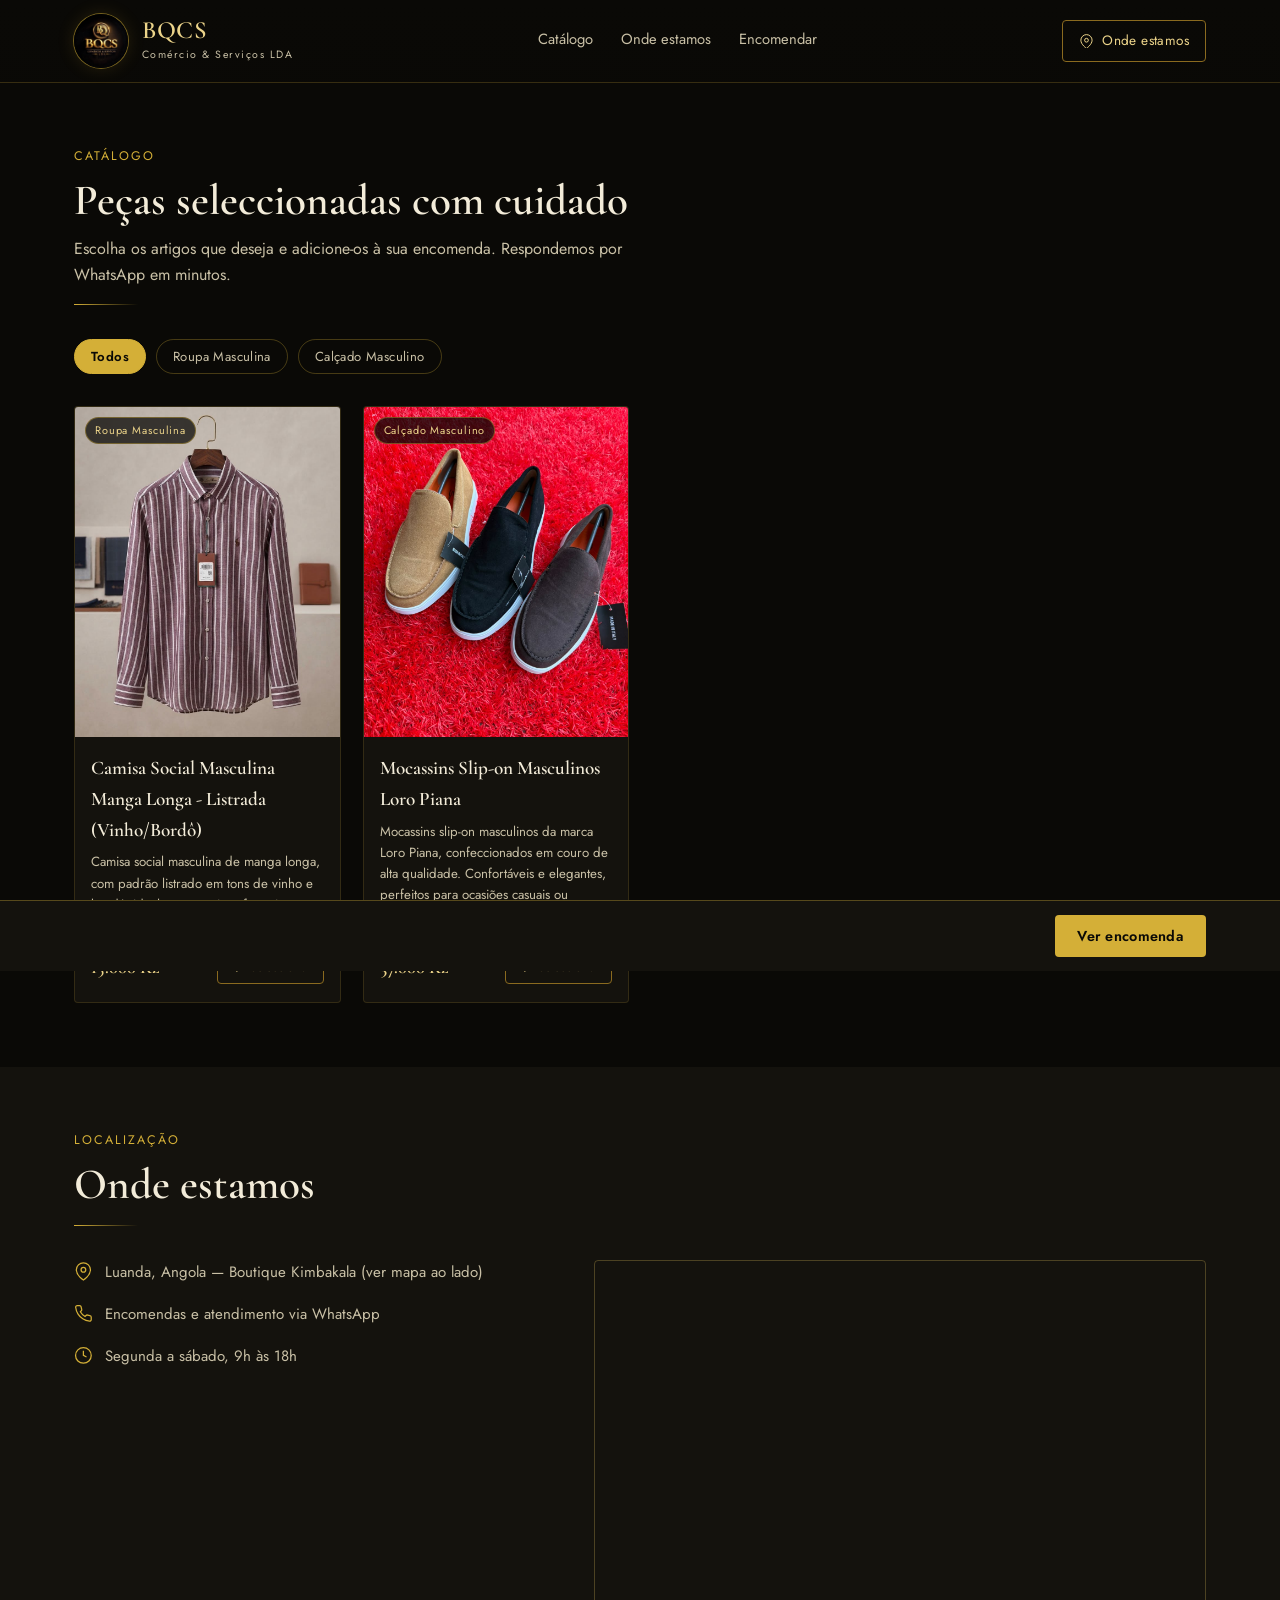
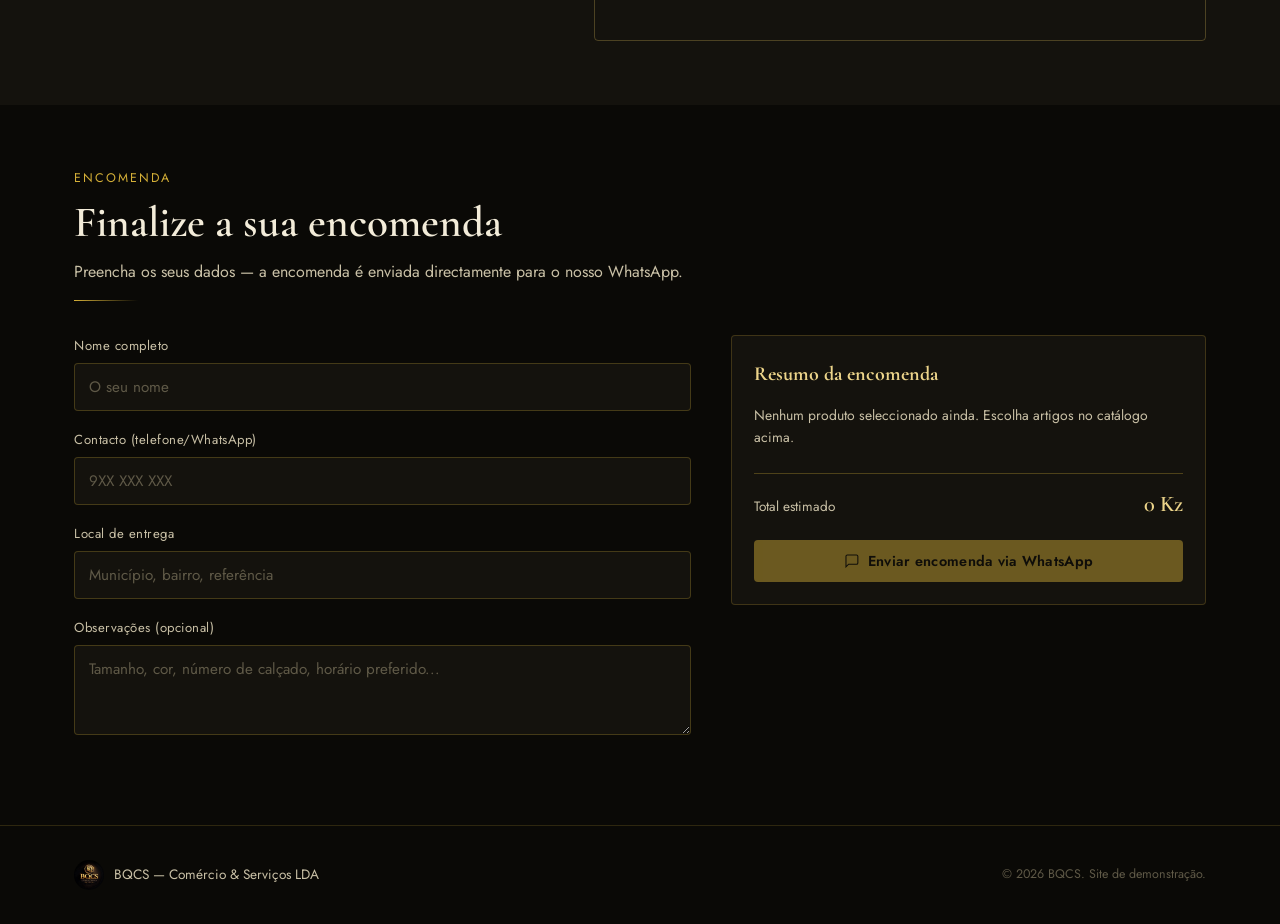
<file: index.html>
<!DOCTYPE html>
<html lang="pt-AO">
<head>
  <meta charset="UTF-8">
  <meta name="viewport" content="width=device-width, initial-scale=1.0">
  <title>BQCS – Comércio & Serviços | Roupa e Calçado em Luanda</title>
  <meta name="description" content="BQCS Comércio & Serviços — roupa e calçado em Luanda. Catálogo online e encomendas via WhatsApp.">

  <!-- Tipografia (Google Fonts) -->
  <link rel="preconnect" href="https://fonts.googleapis.com">
  <link rel="preconnect" href="https://fonts.gstatic.com" crossorigin>
  <link href="https://fonts.googleapis.com/css2?family=Cormorant+Garamond:wght@500;600;700&family=Jost:wght@400;500;600&display=swap" rel="stylesheet">

  <link rel="stylesheet" href="style.css">
  <link rel="shortcut icon" href="logo.jpg" type="image/x-icon">
</head>
<body>

  <!-- ===================== CABEÇALHO ===================== -->
  <header class="cabecalho">
    <div class="cabecalho__barra wrap">
      <div class="marca">
        <img src="logo.jpg" alt="Logótipo BQCS" class="marca__logo">
        <div class="marca__texto">
          <h1>BQCS</h1>
          <span>Comércio &amp; Serviços LDA</span>
        </div>
      </div>

      <nav class="nav-principal" id="nav-principal">
        <a href="#catalogo">Catálogo</a>
        <a href="#onde-estamos">Onde estamos</a>
        <a href="#encomendar">Encomendar</a>
      </nav>

      <div style="display:flex; align-items:center; gap:12px;">
        <a class="botao-contacto" href="#onde-estamos">
          <!-- ícone de localização -->
          <svg class="icone" viewBox="0 0 24 24"><path d="M21 10c0 7-9 13-9 13s-9-6-9-13a9 9 0 0 1 18 0z"/><circle cx="12" cy="10" r="3"/></svg>
          <span>Onde estamos</span>
        </a>
        <button class="menu-hamburguer" id="menu-hamburguer" aria-label="Abrir menu">
          <svg class="icone" viewBox="0 0 24 24"><line x1="3" y1="6" x2="21" y2="6"/><line x1="3" y1="12" x2="21" y2="12"/><line x1="3" y1="18" x2="21" y2="18"/></svg>
        </button>
      </div>
    </div>
  </header>

  <main>

    <!-- ===================== CATÁLOGO ===================== -->
    <section id="catalogo">
      <div class="wrap">
        <div class="cabecalho-seccao">
          <span class="rotulo">CATÁLOGO</span>
          <h2>Peças seleccionadas com cuidado</h2>
          <p>Escolha os artigos que deseja e adicione-os à sua encomenda. Respondemos por WhatsApp em minutos.</p>
          <div class="linha-dourada"></div>
        </div>

        <div class="filtros" id="filtros"></div>

        <div class="grelha-produtos" id="grelha-produtos">
          <!-- Produtos inseridos dinamicamente pelo script.js -->
        </div>
      </div>
    </section>

    <!-- ===================== ONDE ESTAMOS ===================== -->
    <section id="onde-estamos" class="localizacao">
      <div class="wrap">
        <div class="cabecalho-seccao">
          <span class="rotulo">LOCALIZAÇÃO</span>
          <h2>Onde estamos</h2>
          <div class="linha-dourada"></div>
        </div>

        <div class="localizacao__grelha">
          <div class="localizacao__detalhes">
            <div class="detalhe-linha">
              <svg class="icone" viewBox="0 0 24 24"><path d="M21 10c0 7-9 13-9 13s-9-6-9-13a9 9 0 0 1 18 0z"/><circle cx="12" cy="10" r="3"/></svg>
              <span>Luanda, Angola — Boutique Kimbakala (ver mapa ao lado)</span>
            </div>
            <div class="detalhe-linha">
              <svg class="icone" viewBox="0 0 24 24"><path d="M22 16.92v3a2 2 0 0 1-2.18 2 19.79 19.79 0 0 1-8.63-3.07 19.5 19.5 0 0 1-6-6 19.79 19.79 0 0 1-3.07-8.67A2 2 0 0 1 4.11 2h3a2 2 0 0 1 2 1.72c.127.96.361 1.903.7 2.81a2 2 0 0 1-.45 2.11L8.09 9.91a16 16 0 0 0 6 6l1.27-1.27a2 2 0 0 1 2.11-.45c.907.339 1.85.573 2.81.7A2 2 0 0 1 22 16.92z"/></svg>
              <span>Encomendas e atendimento via WhatsApp</span>
            </div>
            <div class="detalhe-linha">
              <svg class="icone" viewBox="0 0 24 24"><circle cx="12" cy="12" r="10"/><polyline points="12 6 12 12 16 14"/></svg>
              <span>Segunda a sábado, 9h às 18h</span>
            </div>
          </div>

          <div class="mapa-caixa">
            <!-- Iframe do Google Maps tornado responsivo (ver style.css .mapa-caixa) -->
            <iframe
              src="https://www.google.com/maps/embed?pb=!1m18!1m12!1m3!1d63078.07115027114!2d13.181410748632826!3d-8.844219399999991!2m3!1f0!2f0!3f0!3m2!1i1024!2i768!4f13.1!3m3!1m2!1s0x1a51f100535a05e5%3A0xd9640dc1cdf001!2sBoutique%20Kimbakala!5e0!3m2!1spt-PT!2sao!4v1789495252558!5m2!1spt-PT!2sao"
              allowfullscreen=""
              loading="lazy"
              referrerpolicy="strict-origin-when-cross-origin"
              title="Mapa de localização da BQCS">
            </iframe>
          </div>
        </div>
      </div>
    </section>

    <!-- ===================== FORMULÁRIO DE ENCOMENDA ===================== -->
    <section id="encomendar">
      <div class="wrap">
        <div class="cabecalho-seccao">
          <span class="rotulo">ENCOMENDA</span>
          <h2>Finalize a sua encomenda</h2>
          <p>Preencha os seus dados — a encomenda é enviada directamente para o nosso WhatsApp.</p>
          <div class="linha-dourada"></div>
        </div>

        <form class="encomenda__grelha" id="formulario-encomenda">
          <div>
            <div class="campo">
              <label for="campo-nome">Nome completo</label>
              <input type="text" id="campo-nome" name="nome" placeholder="O seu nome" required>
            </div>
            <div class="campo">
              <label for="campo-contacto">Contacto (telefone/WhatsApp)</label>
              <input type="tel" id="campo-contacto" name="contacto" placeholder="9XX XXX XXX" required>
            </div>
            <div class="campo">
              <label for="campo-local">Local de entrega</label>
              <input type="text" id="campo-local" name="local" placeholder="Município, bairro, referência" required>
            </div>
            <div class="campo">
              <label for="campo-nota">Observações (opcional)</label>
              <textarea id="campo-nota" name="nota" placeholder="Tamanho, cor, número de calçado, horário preferido..."></textarea>
            </div>
          </div>

          <div class="resumo-encomenda">
            <h3>Resumo da encomenda</h3>
            <ul class="lista-resumo" id="lista-resumo"></ul>
            <div class="resumo-total">
              <span>Total estimado</span>
              <span id="resumo-total-valor">0 Kz</span>
            </div>
            <button type="submit" class="botao-primario" id="botao-enviar-encomenda" disabled style="width:100%; justify-content:center;">
              <svg class="icone" viewBox="0 0 24 24"><path d="M21 15a2 2 0 0 1-2 2H7l-4 4V5a2 2 0 0 1 2-2h14a2 2 0 0 1 2 2z"/></svg>
              Enviar encomenda via WhatsApp
            </button>
            <p class="mensagem-estado" id="mensagem-estado"></p>
          </div>
        </form>
      </div>
    </section>

  </main>

  <!-- Barra flutuante que mostra a seleção actual -->
  <div class="barra-seleccao" id="barra-seleccao">
    <div class="barra-seleccao__conteudo">
      <span class="barra-seleccao__info" id="barra-seleccao-contagem"></span>
      <button class="botao-primario" id="botao-ver-encomenda">Ver encomenda</button>
    </div>
  </div>

  <!-- ===================== RODAPÉ ===================== -->
  <footer class="rodape">
    <div class="wrap rodape__conteudo">
      <div class="rodape__marca">
        <img src="logo.jpg" alt="Logótipo BQCS">
        <span>BQCS — Comércio &amp; Serviços LDA</span>
      </div>
      <p class="rodape__legal">© <span id="ano-actual"></span> BQCS. Site de demonstração.</p>
    </div>
  </footer>

  <script src="script.js"></script>
</body>
</html>
</file>
<file: style.css>
/* ==========================================================================
   BQCS – Comércio & Serviços
   Folha de estilos principal
   Paleta: preto profundo + dourado (a condizer com o logotipo) + creme
   ========================================================================== */

:root {
  /* Cores base */
  --preto: #0a0906;
  --preto-suave: #14120d;
  --carvao: #1c1811;
  --dourado: #d4af37;
  --dourado-claro: #ecd48a;
  --dourado-escuro: #8a6a1f;
  --creme: #f3ecd9;
  --creme-suave: #c9c0a6;

  /* Tipografia */
  --fonte-titulo: "Cormorant Garamond", "Times New Roman", serif;
  --fonte-corpo: "Jost", "Segoe UI", sans-serif;

  /* Espaçamento e forma */
  --raio: 4px;
  --largura-maxima: 1180px;
  --sombra-dourada: 0 0 0 1px rgba(212, 175, 55, 0.18);
}

/* ---------- Reset básico ---------- */
* {
  box-sizing: border-box;
  margin: 0;
  padding: 0;
}

html {
  scroll-behavior: smooth;
}

body {
  background-color: var(--preto);
  color: var(--creme);
  font-family: var(--fonte-corpo);
  font-size: 16px;
  line-height: 1.6;
  -webkit-font-smoothing: antialiased;
}

img {
  max-width: 100%;
  display: block;
}

a {
  color: inherit;
  text-decoration: none;
}

button {
  font-family: inherit;
  cursor: pointer;
}

.icone {
  width: 1.1em;
  height: 1.1em;
  stroke: currentColor;
  fill: none;
  stroke-width: 1.6;
  vertical-align: -0.15em;
}

.wrap {
  max-width: var(--largura-maxima);
  margin: 0 auto;
  padding: 0 24px;
}

/* Foco visível para acessibilidade de teclado */
a:focus-visible,
button:focus-visible,
input:focus-visible,
textarea:focus-visible,
select:focus-visible {
  outline: 2px solid var(--dourado);
  outline-offset: 3px;
}

@media (prefers-reduced-motion: reduce) {
  * {
    animation: none !important;
    transition: none !important;
    scroll-behavior: auto !important;
  }
}

/* ---------- Cabeçalho ---------- */
.cabecalho {
  position: sticky;
  top: 0;
  z-index: 50;
  background: linear-gradient(180deg, var(--preto) 0%, rgba(10, 9, 6, 0.97) 100%);
  border-bottom: 1px solid rgba(212, 175, 55, 0.22);
  backdrop-filter: blur(6px);
}

.cabecalho__barra {
  display: flex;
  align-items: center;
  justify-content: space-between;
  gap: 20px;
  padding: 14px 24px;
}

.marca {
  display: flex;
  align-items: center;
  gap: 14px;
}

.marca__logo {
  width: 54px;
  height: 54px;
  border-radius: 50%;
  object-fit: cover;
  box-shadow: 0 0 0 1px rgba(212, 175, 55, 0.5), 0 0 18px rgba(212, 175, 55, 0.15);
}

.marca__texto h1 {
  font-family: var(--fonte-titulo);
  font-weight: 600;
  font-size: 1.55rem;
  letter-spacing: 0.03em;
  color: var(--dourado-claro);
  line-height: 1;
}

.marca__texto span {
  display: block;
  font-size: 0.66rem;
  letter-spacing: 0.14em;
  color: var(--creme-suave);
  margin-top: 4px;
}

.nav-principal {
  display: flex;
  align-items: center;
  gap: 28px;
}

.nav-principal a {
  font-size: 0.92rem;
  color: var(--creme-suave);
  position: relative;
  padding-bottom: 3px;
  transition: color 0.2s ease;
}

.nav-principal a:hover {
  color: var(--dourado-claro);
}

.nav-principal a::after {
  content: "";
  position: absolute;
  left: 0;
  bottom: -3px;
  height: 1px;
  width: 0;
  background: var(--dourado);
  transition: width 0.25s ease;
}

.nav-principal a:hover::after {
  width: 100%;
}

.botao-contacto {
  display: inline-flex;
  align-items: center;
  gap: 8px;
  border: 1px solid var(--dourado-escuro);
  color: var(--dourado-claro);
  padding: 9px 16px;
  border-radius: var(--raio);
  font-size: 0.85rem;
  letter-spacing: 0.03em;
  transition: border-color 0.2s ease, background-color 0.2s ease;
  white-space: nowrap;
}

.botao-contacto:hover {
  border-color: var(--dourado);
  background: rgba(212, 175, 55, 0.08);
}

.menu-hamburguer {
  display: none;
  background: none;
  border: 1px solid rgba(212, 175, 55, 0.4);
  border-radius: var(--raio);
  color: var(--dourado-claro);
  padding: 8px;
}

/* ---------- Secções genéricas ---------- */
section {
  padding: 64px 0;
}

.cabecalho-seccao {
  margin-bottom: 34px;
  max-width: 620px;
}

.cabecalho-seccao .rotulo {
  color: var(--dourado);
  font-size: 0.78rem;
  letter-spacing: 0.16em;
  display: block;
  margin-bottom: 10px;
}

.cabecalho-seccao h2 {
  font-family: var(--fonte-titulo);
  font-size: clamp(2rem, 4vw, 2.7rem);
  font-weight: 600;
  color: var(--creme);
  line-height: 1.1;
}

.cabecalho-seccao p {
  margin-top: 12px;
  color: var(--creme-suave);
  font-size: 1rem;
}

.linha-dourada {
  height: 1px;
  width: 64px;
  background: linear-gradient(90deg, var(--dourado), transparent);
  margin-top: 16px;
}

/* ---------- Catálogo ---------- */
.filtros {
  display: flex;
  flex-wrap: wrap;
  gap: 10px;
  margin-bottom: 32px;
}

.filtro-chip {
  background: transparent;
  border: 1px solid rgba(212, 175, 55, 0.3);
  color: var(--creme-suave);
  padding: 7px 16px;
  border-radius: 999px;
  font-size: 0.82rem;
  letter-spacing: 0.03em;
  transition: all 0.2s ease;
}

.filtro-chip:hover {
  border-color: var(--dourado);
  color: var(--dourado-claro);
}

.filtro-chip.activo {
  background: var(--dourado);
  border-color: var(--dourado);
  color: var(--preto);
  font-weight: 600;
}

.grelha-produtos {
  display: grid;
  grid-template-columns: repeat(auto-fill, minmax(240px, 1fr));
  gap: 22px;
}

.cartao-produto {
  background: var(--preto-suave);
  border: 1px solid rgba(212, 175, 55, 0.16);
  border-radius: var(--raio);
  overflow: hidden;
  display: flex;
  flex-direction: column;
  transition: border-color 0.25s ease, transform 0.25s ease;
}

.cartao-produto:hover {
  border-color: rgba(212, 175, 55, 0.55);
  transform: translateY(-3px);
}

.cartao-produto__imagem {
  aspect-ratio: 4 / 5;
  background: var(--carvao);
  overflow: hidden;
  position: relative;
}

.cartao-produto__imagem img {
  width: 100%;
  height: 100%;
  object-fit: cover;
}

.cartao-produto__categoria {
  position: absolute;
  top: 10px;
  left: 10px;
  background: rgba(10, 9, 6, 0.75);
  border: 1px solid rgba(212, 175, 55, 0.4);
  color: var(--dourado-claro);
  font-size: 0.68rem;
  letter-spacing: 0.08em;
  padding: 4px 9px;
  border-radius: 999px;
}

.cartao-produto__corpo {
  padding: 16px 16px 18px;
  display: flex;
  flex-direction: column;
  gap: 6px;
  flex: 1;
}

.cartao-produto__nome {
  font-family: var(--fonte-titulo);
  font-size: 1.2rem;
  font-weight: 600;
  color: var(--creme);
}

.cartao-produto__descricao {
  font-size: 0.83rem;
  color: var(--creme-suave);
  flex: 1;
}

.cartao-produto__rodape {
  display: flex;
  align-items: center;
  justify-content: space-between;
  margin-top: 8px;
}

.cartao-produto__preco {
  font-family: var(--fonte-titulo);
  font-size: 1.15rem;
  color: var(--dourado-claro);
  font-weight: 600;
}

.botao-seleccionar {
  display: inline-flex;
  align-items: center;
  gap: 6px;
  background: transparent;
  border: 1px solid var(--dourado-escuro);
  color: var(--dourado-claro);
  padding: 7px 12px;
  border-radius: var(--raio);
  font-size: 0.78rem;
  transition: all 0.2s ease;
}

.botao-seleccionar:hover {
  background: var(--dourado);
  border-color: var(--dourado);
  color: var(--preto);
}

.botao-seleccionar.seleccionado {
  background: var(--dourado);
  border-color: var(--dourado);
  color: var(--preto);
  font-weight: 600;
}

.aviso-vazio {
  color: var(--creme-suave);
  font-size: 0.95rem;
  padding: 30px 0;
}

/* ---------- Barra de seleção flutuante ---------- */
.barra-seleccao {
  position: fixed;
  left: 0;
  right: 0;
  bottom: 0;
  z-index: 60;
  background: var(--preto-suave);
  border-top: 1px solid rgba(212, 175, 55, 0.35);
  transform: translateY(100%);
  transition: transform 0.3s ease;
}

.barra-seleccao.visivel {
  transform: translateY(0);
}

.barra-seleccao__conteudo {
  display: flex;
  align-items: center;
  justify-content: space-between;
  gap: 16px;
  padding: 14px 24px;
  max-width: var(--largura-maxima);
  margin: 0 auto;
}

.barra-seleccao__info {
  display: flex;
  align-items: center;
  gap: 10px;
  color: var(--creme);
  font-size: 0.9rem;
}

.barra-seleccao__info strong {
  color: var(--dourado-claro);
}

.botao-primario {
  display: inline-flex;
  align-items: center;
  gap: 8px;
  background: var(--dourado);
  color: var(--preto);
  border: none;
  padding: 11px 22px;
  border-radius: var(--raio);
  font-weight: 600;
  font-size: 0.9rem;
  letter-spacing: 0.02em;
  transition: background 0.2s ease, transform 0.2s ease;
  white-space: nowrap;
}

.botao-primario:hover {
  background: var(--dourado-claro);
}

/* ---------- Onde estamos ---------- */
.localizacao {
  background: var(--preto-suave);
}

.localizacao__grelha {
  display: grid;
  grid-template-columns: 1.1fr 1.4fr;
  gap: 40px;
  align-items: start;
}

.localizacao__detalhes {
  display: flex;
  flex-direction: column;
  gap: 18px;
}

.detalhe-linha {
  display: flex;
  align-items: flex-start;
  gap: 12px;
  color: var(--creme-suave);
  font-size: 0.94rem;
}

.detalhe-linha .icone {
  color: var(--dourado);
  flex-shrink: 0;
  margin-top: 2px;
  width: 1.25em;
  height: 1.25em;
}

.mapa-caixa {
  position: relative;
  width: 100%;
  padding-top: 62%;
  border-radius: var(--raio);
  overflow: hidden;
  border: 1px solid rgba(212, 175, 55, 0.3);
  filter: grayscale(0.25) contrast(1.05);
}

.mapa-caixa iframe {
  position: absolute;
  inset: 0;
  width: 100%;
  height: 100%;
  border: 0;
}

/* ---------- Formulário de encomenda ---------- */
.encomenda__grelha {
  display: grid;
  grid-template-columns: 1.3fr 1fr;
  gap: 40px;
  align-items: start;
}

.campo {
  margin-bottom: 18px;
}

.campo label {
  display: block;
  font-size: 0.82rem;
  letter-spacing: 0.04em;
  color: var(--creme-suave);
  margin-bottom: 7px;
}

.campo input,
.campo textarea {
  width: 100%;
  background: var(--preto-suave);
  border: 1px solid rgba(212, 175, 55, 0.25);
  border-radius: var(--raio);
  padding: 12px 14px;
  color: var(--creme);
  font-family: var(--fonte-corpo);
  font-size: 0.95rem;
  transition: border-color 0.2s ease;
}

.campo input::placeholder,
.campo textarea::placeholder {
  color: #5f5947;
}

.campo input:focus,
.campo textarea:focus {
  border-color: var(--dourado);
}

.campo textarea {
  resize: vertical;
  min-height: 90px;
}

.resumo-encomenda {
  background: var(--preto-suave);
  border: 1px solid rgba(212, 175, 55, 0.22);
  border-radius: var(--raio);
  padding: 22px;
}

.resumo-encomenda h3 {
  font-family: var(--fonte-titulo);
  font-size: 1.25rem;
  color: var(--dourado-claro);
  margin-bottom: 14px;
}

.lista-resumo {
  list-style: none;
  display: flex;
  flex-direction: column;
  gap: 10px;
  margin-bottom: 16px;
  max-height: 260px;
  overflow-y: auto;
}

.lista-resumo li {
  display: flex;
  align-items: center;
  justify-content: space-between;
  gap: 10px;
  font-size: 0.87rem;
  color: var(--creme);
  border-bottom: 1px dashed rgba(212, 175, 55, 0.15);
  padding-bottom: 8px;
}

.lista-resumo .remover-item {
  background: none;
  border: none;
  color: var(--creme-suave);
  padding: 2px;
  line-height: 0;
  transition: color 0.2s ease;
}

.lista-resumo .remover-item:hover {
  color: #d17b6a;
}

.resumo-total {
  display: flex;
  justify-content: space-between;
  align-items: baseline;
  border-top: 1px solid rgba(212, 175, 55, 0.3);
  padding-top: 12px;
  margin-bottom: 18px;
}

.resumo-total span:first-child {
  color: var(--creme-suave);
  font-size: 0.85rem;
}

.resumo-total span:last-child {
  font-family: var(--fonte-titulo);
  font-size: 1.4rem;
  color: var(--dourado-claro);
  font-weight: 600;
}

.mensagem-estado {
  margin-top: 14px;
  font-size: 0.85rem;
  color: var(--dourado-claro);
  display: none;
}

.mensagem-estado.visivel {
  display: block;
}

.botao-primario:disabled {
  opacity: 0.45;
  cursor: not-allowed;
}

.botao-primario:disabled:hover {
  background: var(--dourado);
}

/* ---------- Rodapé ---------- */
.rodape {
  border-top: 1px solid rgba(212, 175, 55, 0.18);
  padding: 34px 0;
}

.rodape__conteudo {
  display: flex;
  align-items: center;
  justify-content: space-between;
  flex-wrap: wrap;
  gap: 14px;
}

.rodape__marca {
  display: flex;
  align-items: center;
  gap: 10px;
  color: var(--creme-suave);
  font-size: 0.85rem;
}

.rodape__marca img {
  width: 30px;
  height: 30px;
  border-radius: 50%;
}

.rodape__legal {
  color: #5f5947;
  font-size: 0.78rem;
}

/* ---------- Responsividade ---------- */
@media (max-width: 900px) {
  .localizacao__grelha,
  .encomenda__grelha {
    grid-template-columns: 1fr;
  }
}

@media (max-width: 780px) {
  .nav-principal {
    position: fixed;
    top: 82px;
    left: 0;
    right: 0;
    background: var(--preto-suave);
    border-bottom: 1px solid rgba(212, 175, 55, 0.25);
    flex-direction: column;
    align-items: flex-start;
    padding: 18px 24px 22px;
    gap: 16px;
    transform: translateY(-130%);
    opacity: 0;
    transition: transform 0.25s ease, opacity 0.25s ease;
  }

  .nav-principal.aberto {
    transform: translateY(0);
    opacity: 1;
  }

  .menu-hamburguer {
    display: inline-flex;
  }

  .botao-contacto span {
    display: none;
  }
}

@media (max-width: 560px) {
  .cabecalho__barra {
    padding: 12px 16px;
  }

  .marca__logo {
    width: 44px;
    height: 44px;
  }

  .marca__texto h1 {
    font-size: 1.25rem;
  }

  section {
    padding: 46px 0;
  }

  .wrap {
    padding: 0 16px;
  }

  .barra-seleccao__conteudo {
    flex-direction: column;
    align-items: stretch;
    text-align: center;
  }
}
</file>
